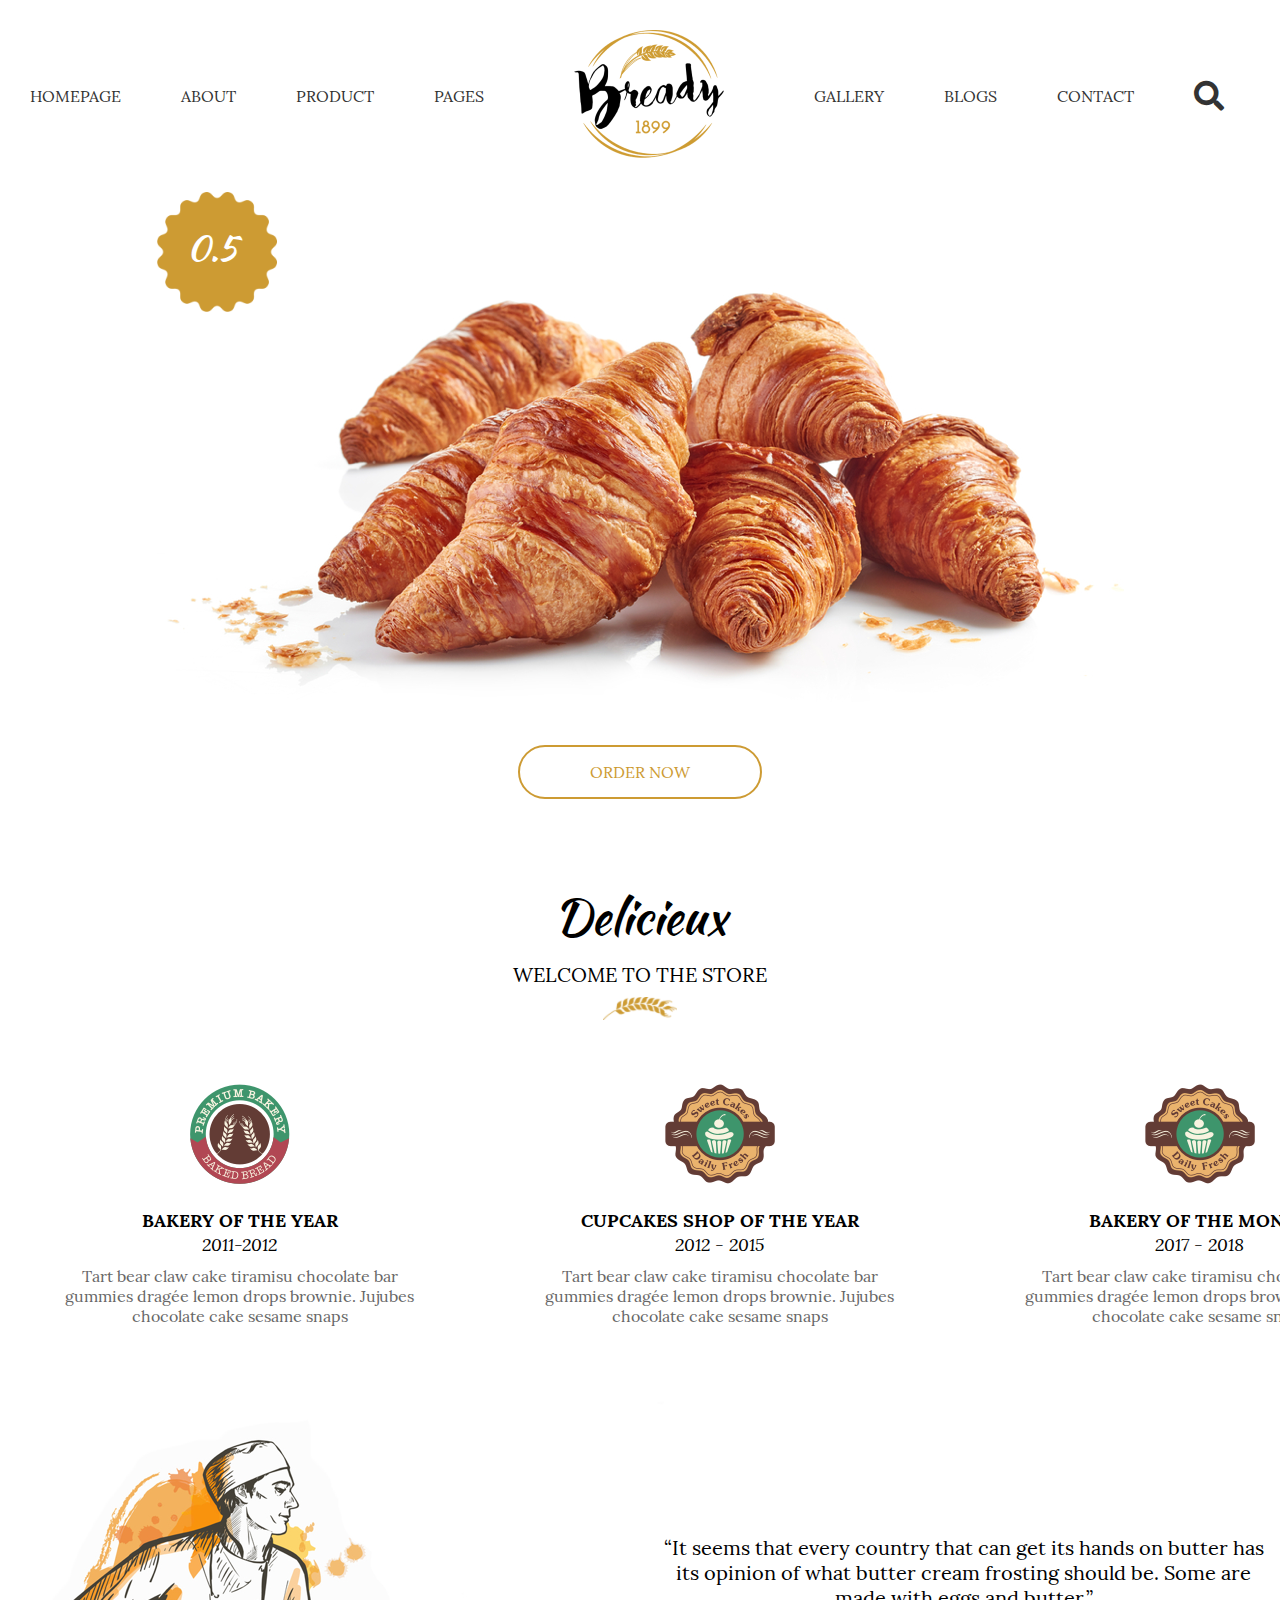
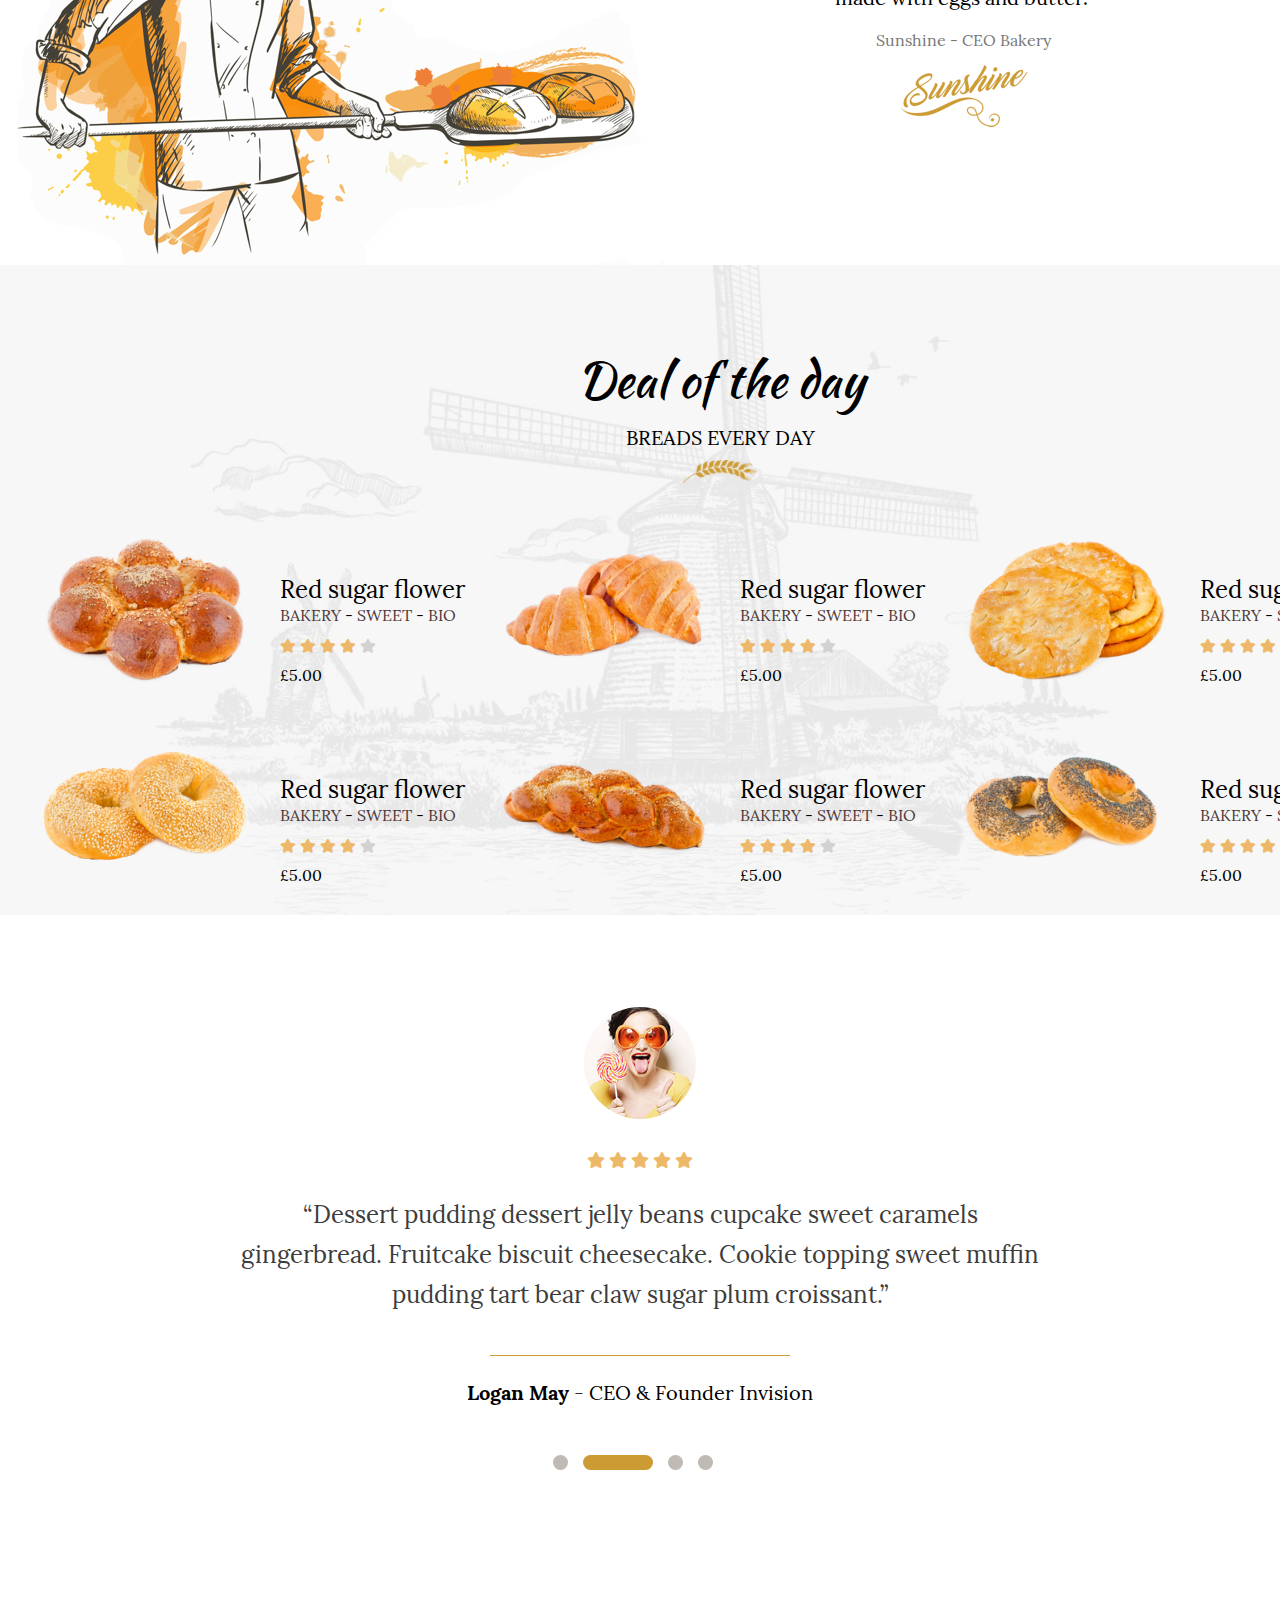
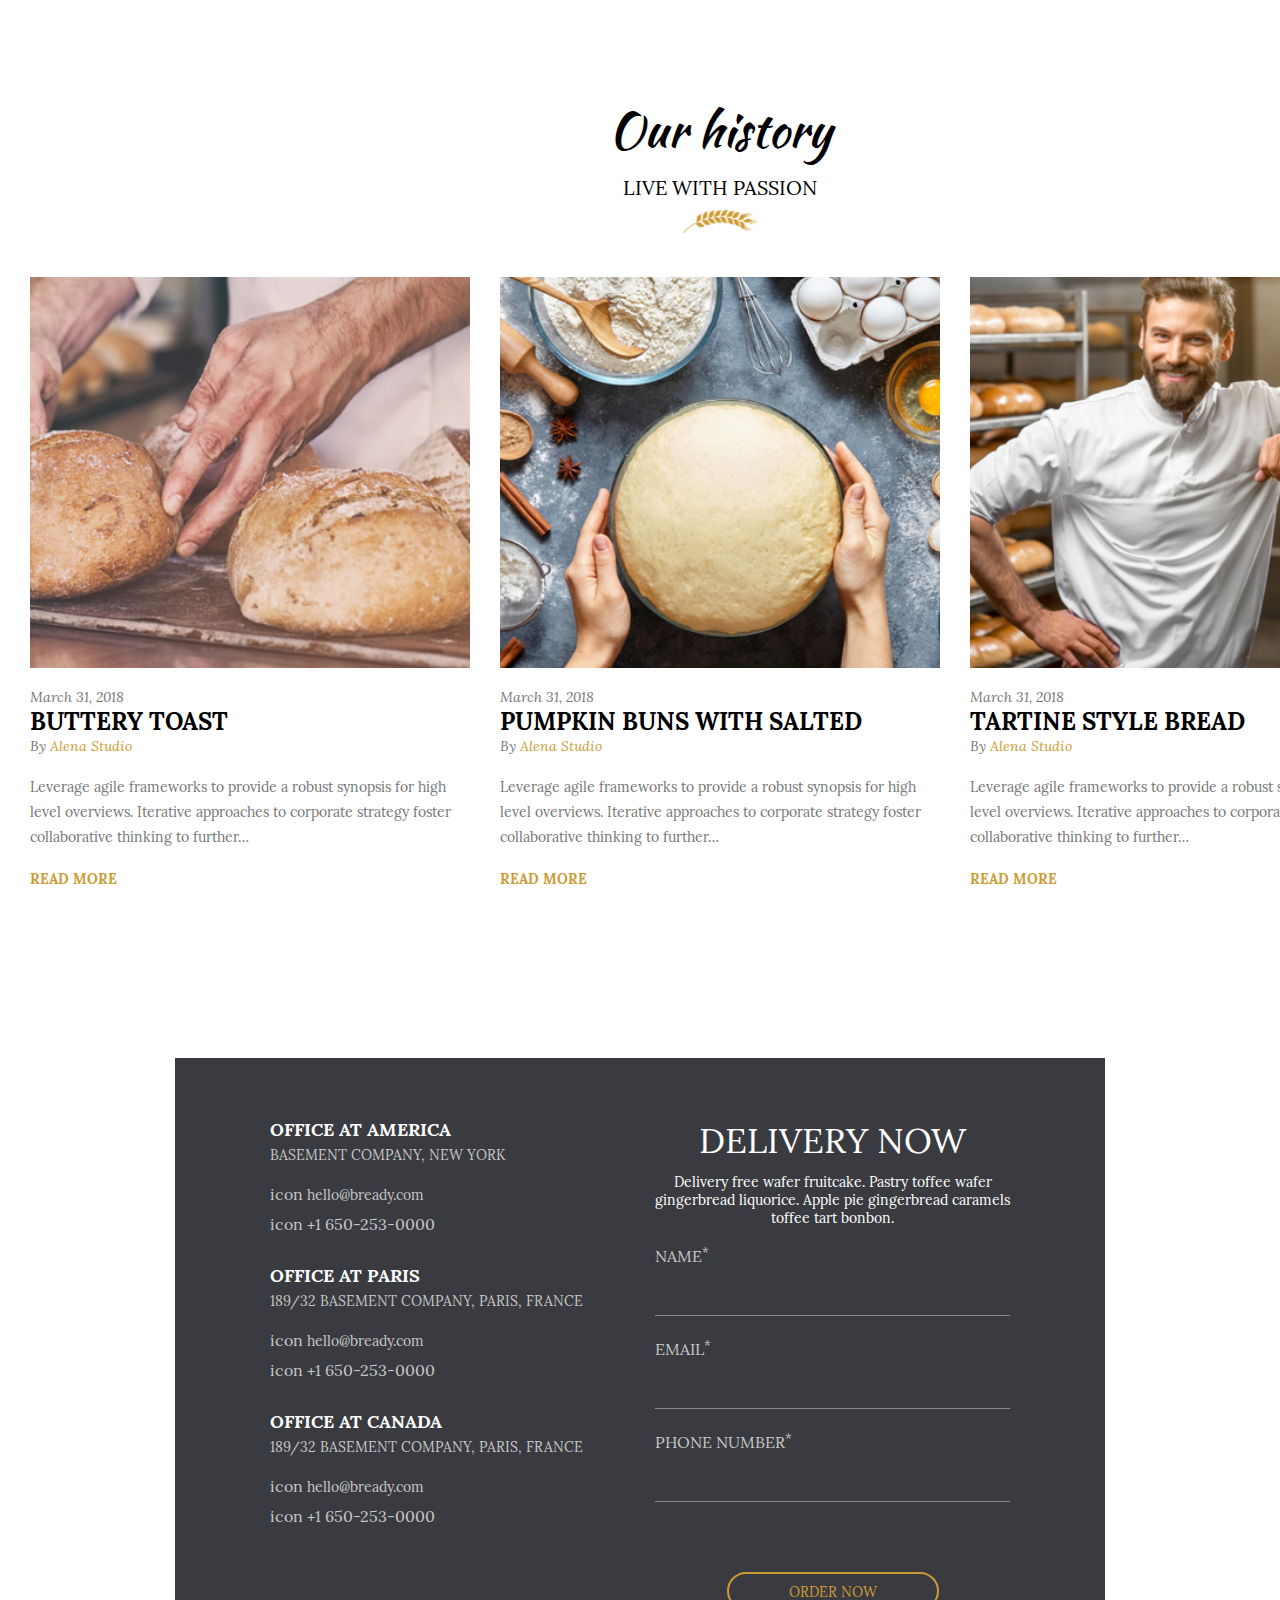
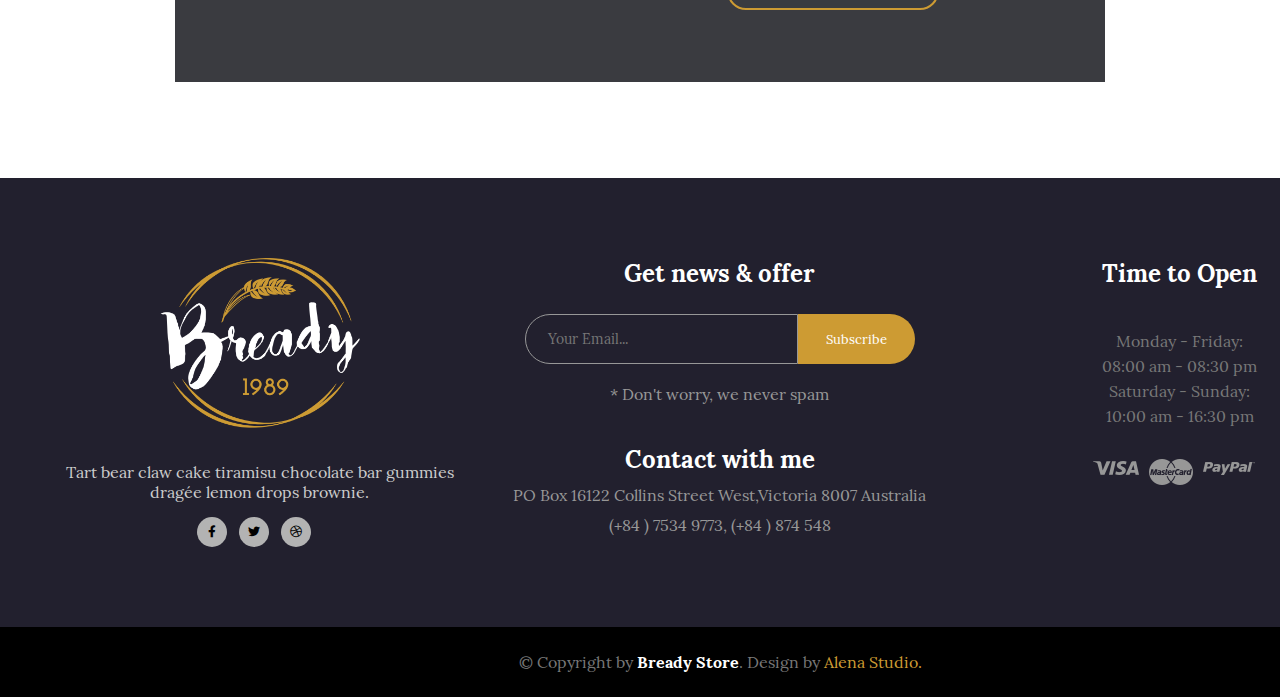
<file: index.html>
<!DOCTYPE html>
<html>
<head>
	<title>First Project</title>
	<link rel="stylesheet" type="text/css" href="css/style.css"/>
	<link rel="stylesheet" type="text/css" href="css/fonts.css"/>
	<link rel="stylesheet" type="text/css" href="css/all.min.css"/>
</head>
<body>

	<header class="container">
	<div class="main-a">
		<section class="main">
			<div class="head-1">
				<ul class="list-1">
					<li class="name a001">
						<a href="#" class="list-name">HOMEPAGE</a>
						<ul class="menu-hover">
							<li class="menu-down"><a href="#" class="menu-li">Home-1</a></li>
							<li class="menu-down"><a href="#" class="menu-li">Home-2</a></li>
							<li class="menu-down"><a href="#" class="menu-li">Home-3</a></li>
						</ul>
					</li>	
					<li class="name"><a href="#" class="list-name">ABOUT</a></li>
					<li class="name"><a href="#" class="list-name">PRODUCT</a></li>
					<li class="name"><a href="#" class="list-name">PAGES</a></li>
				</ul>
			</div>
			<div class="head-logo">
				<a href="#">
				<img src="images/logo-light.png" alt="logo" class="logo" />
				</a>
			</div>
			<div class="head-2">
				<ul class="list-2">
					<li class="name"><a href="#" class="list-name">GALLERY</a></li>	
					<li class="name"><a href="#" class="list-name">BLOGS</a></li>
					<li class="name"><a href="#" class="list-name">CONTACT</a></li>
					<li class="name"><a href="#" class="list-name1"><i class="fas fa-search"></i></a></li>
					<li class="name"><a href="#" class="list-name1"><i class="fas fa-shopping-basket number "></i></a></li>
				</ul>
			</div>
		</section>
		</div>
	</header>
	<div class="con-title">
		<div class="banner-content">
			<div class="banner">
				<span class="stick-img">
					<i>0.5</i>
					<img src="images/badge-brown.png" alt="image" class="sticker" />
				</span>
				<img src="images/slider-5.png" alt="image" class="img-1" />
			</div>
			<div class="order-icon">
				<a href="#" class="order">ORDER NOW</a>
			</div>
		</div>
	</div>
	<div class="main-2">
		<div class="content-1">
		<div class="title1">
			<h3 class="title">Delicieux</h3>
			<p class="p-1">WELCOME TO THE STORE</p>
			<img src="images/floral.png" class="img-2" />
		</div>
		<div class="main-row"></div>
		<div class="row">
			<div class="box-1">
				<div class="collm-1">
					<img src="images/award-1.png" class="img-3" />
					<h4>BAKERY OF THE YEAR 
						<span>2011-2012</span>
					</h4>
					<p>Tart bear claw cake tiramisu chocolate bar gummies dragée lemon drops brownie. Jujubes chocolate cake sesame snaps</p>
				</div>
			</div><div class="box-2">
				<div class="collm-2">
					<img src="images/award-2.png" class="img-4" />
					<h4>CUPCAKES SHOP OF THE YEAR
						<span>2012 - 2015</span>
					</h4>
					<p>Tart bear claw cake tiramisu chocolate bar gummies dragée lemon drops brownie. Jujubes chocolate cake sesame snaps</p>
				</div>
			</div>
			<div class="box-3">
				<div class="collm-3">
					<img src="images/award-2.png" class="img-5" />
					<h4>BAKERY OF THE MONTH
						<span>2017 - 2018</span>
					</h4>
					<p>Tart bear claw cake tiramisu chocolate bar gummies dragée lemon drops brownie. Jujubes chocolate cake sesame snaps</p>
				</div>
			</div>
		</div>
		</div>
		<div class="content-2">
		<img src="images/signature.png" class="imd-6" />
		<div class="text-content">
			<p class="p-text">“It seems that every country that can get its hands on butter has its opinion of what butter cream frosting should be. Some are made with eggs and butter.”</p>
			<p class="t-1">Sunshine - CEO Bakery</p>
			<img src="images/signature-2.png" class="img-7" />
		</div>
		</div>
	</div>

	<div class="bg">
		<div class="container-2">
			<div class="title2">
				<h3 class="title-2">Deal of the day</h3>
				<p class="p-2">BREADS EVERY DAY</p>
				<img src="images/floral.png" class="img-2" />
			</div>
			<div class="main-row">
				<div class="row-0">
					<div class="con-1">
						<div class="con-1-1">
							<div class="con-img">
								<img src="images/1.png" class="img00"/>
								<ul>
									<li class="icon-hover"><a href="#"></a></li>
									<li class="icon-hover"><a href="#"></a></li>
									<li class="icon-hover"><a href="#"></a></li>
								</ul>
							</div>
							<div class="con-text">
								<a href="#" class="t1">Red sugar flower</a>
								<p class="t-list">
									<a href="#" class="t-list-1">BAKERY</a> -
									<a href="#" class="t-list-1">SWEET</a> -
									<a href="#" class="t-list-1">BIO</a>
								</p>
								<div class="rate">
									<a href="#" class="star"><i class="fas fa-star"></i></a>
									<a href="#" class="star"><i class="fas fa-star"></i></a>
									<a href="#" class="star"><i class="fas fa-star"></i></a>
									<a href="#" class="star"><i class="fas fa-star"></i></a>
									<a href="#" class="star1"><i class="fas fa-star"></i></a>
								</div>
								<p class="t-t-list">£5.00</p>
							</div>
						</div>	
					</div>
					<div class="con-1">
						<div class="con-1-1">
							<div class="con-img">
								<img src="images/2.png" class="img00"/>
								<ul>
									<li class="icon-hover"><a href="#"></a></li>
									<li class="icon-hover"><a href="#"></a></li>
									<li class="icon-hover"><a href="#"></a></li>
								</ul>
							</div>
							<div class="con-text">
								<a href="#" class="t1">Red sugar flower</a>
								<p class="t-list">
									<a href="#" class="t-list-1">BAKERY</a> -
									<a href="#" class="t-list-1">SWEET</a> -
									<a href="#" class="t-list-1">BIO</a>
								</p>
								<div class="rate">
									<a href="#" class="star"><i class="fas fa-star"></i></a>
									<a href="#" class="star"><i class="fas fa-star"></i></a>
									<a href="#" class="star"><i class="fas fa-star"></i></a>
									<a href="#" class="star"><i class="fas fa-star"></i></a>
									<a href="#" class="star1"><i class="fas fa-star"></i></a>
								</div>
								<p class="t-t-list">£5.00</p>
							</div>
						</div>	
					</div>
					<div class="con-1">
						<div class="con-1-1">
							<div class="con-img">
								<img src="images/3.png" class="img00"/>
								<ul>
									<li class="icon-hover"><a href="#"></a></li>
									<li class="icon-hover"><a href="#"></a></li>
									<li class="icon-hover"><a href="#"></a></li>
								</ul>
							</div>
							<div class="con-text">
								<a href="#" class="t1">Red sugar flower</a>
								<p class="t-list">
									<a href="#" class="t-list-1">BAKERY</a> -
									<a href="#" class="t-list-1">SWEET</a> -
									<a href="#" class="t-list-1">BIO</a>
								</p>
								<div class="rate">
									<a href="#" class="star"><i class="fas fa-star"></i></a>
									<a href="#" class="star"><i class="fas fa-star"></i></a>
									<a href="#" class="star"><i class="fas fa-star"></i></a>
									<a href="#" class="star"><i class="fas fa-star"></i></a>
									<a href="#" class="star1"><i class="fas fa-star"></i></a>
								</div>
								<p class="t-t-list">£5.00</p>
							</div>
						</div>	
					</div>
					<div class="con-1">
						<div class="con-1-1">
							<div class="con-img">
								<img src="images/4.png" class="img00"/>
								<ul>
									<li class="icon-hover"><a href="#"></a></li>
									<li class="icon-hover"><a href="#"></a></li>
									<li class="icon-hover"><a href="#"></a></li>
								</ul>
							</div>
							<div class="con-text">
								<a href="#" class="t1">Red sugar flower</a>
								<p class="t-list">
									<a href="#" class="t-list-1">BAKERY</a> -
									<a href="#" class="t-list-1">SWEET</a> -
									<a href="#" class="t-list-1">BIO</a>
								</p>
								<div class="rate">
									<a href="#" class="star"><i class="fas fa-star"></i></a>
									<a href="#" class="star"><i class="fas fa-star"></i></a>
									<a href="#" class="star"><i class="fas fa-star"></i></a>
									<a href="#" class="star"><i class="fas fa-star"></i></a>
									<a href="#" class="star1"><i class="fas fa-star"></i></a>
								</div>
								<p class="t-t-list">£5.00</p>
							</div>
						</div>	
					</div>
					<div class="con-1">
						<div class="con-1-1">
							<div class="con-img">
								<img src="images/5.png" class="img00"/>
								<ul>
									<li class="icon-hover"><a href="#"></a></li>
									<li class="icon-hover"><a href="#"></a></li>
									<li class="icon-hover"><a href="#"></a></li>
								</ul>
							</div>
							<div class="con-text">
								<a href="#" class="t1">Red sugar flower</a>
								<p class="t-list">
									<a href="#" class="t-list-1">BAKERY</a> -
									<a href="#" class="t-list-1">SWEET</a> -
									<a href="#" class="t-list-1">BIO</a>
								</p>
								<div class="rate">
									<a href="#" class="star"><i class="fas fa-star"></i></a>
									<a href="#" class="star"><i class="fas fa-star"></i></a>
									<a href="#" class="star"><i class="fas fa-star"></i></a>
									<a href="#" class="star"><i class="fas fa-star"></i></a>
									<a href="#" class="star1"><i class="fas fa-star"></i></a>
								</div>
								<p class="t-t-list">£5.00</p>
							</div>
						</div>	
					</div>
					<div class="con-1">
						<div class="con-1-1">
							<div class="con-img">
								<img src="images/6.png" class="img00"/>
								<ul>
									<li class="icon-hover"><a href="#"></a></li>
									<li class="icon-hover"><a href="#"></a></li>
									<li class="icon-hover"><a href="#"></a></li>
								</ul>
							</div>
							<div class="con-text">
								<a href="#" class="t1">Red sugar flower</a>
								<p class="t-list">
									<a href="#" class="t-list-1">BAKERY</a> -
									<a href="#" class="t-list-1">SWEET</a> -
									<a href="#" class="t-list-1">BIO</a>
								</p>
								<div class="rate">
									<a href="#" class="star"><i class="fas fa-star"></i></a>
									<a href="#" class="star"><i class="fas fa-star"></i></a>
									<a href="#" class="star"><i class="fas fa-star"></i></a>
									<a href="#" class="star"><i class="fas fa-star"></i></a>
									<a href="#" class="star1"><i class="fas fa-star"></i></a>
								</div>
								<p class="t-t-list">£5.00</p>
							</div>
						</div>	
					</div>
				</div>	
			</div>		
		</div>			
	</div>
	<div class="user">
	<div class="user-main">
		<div class="user-name">
			<div class="user-text">
				<div class="user-img">
					<img src="images/1.jpg" class="user-image"/>
				</div>
				<div class="rate1">
					<a href="#" class="star0"><i class="fas fa-star"></i></a>
					<a href="#" class="star0"><i class="fas fa-star"></i></a>
					<a href="#" class="star0"><i class="fas fa-star"></i></a>
					<a href="#" class="star0"><i class="fas fa-star"></i></a>
					<a href="#" class="star2"><i class="fas fa-star"></i></a>
				</div>
				<div class="user-ab">
					<p class="user-p">“Dessert pudding dessert jelly beans cupcake sweet caramels gingerbread. Fruitcake biscuit cheesecake. Cookie topping sweet muffin pudding tart bear claw sugar plum croissant.”</p>
				</div>
				<div class="text-last">
					<div class="line"></div>
					<div class="text-padding">
						<p><strong>Logan May</strong> - CEO & Founder Invision</p>
					</div>
					<div class="select">
						<div class="dot"></div>
						<div class="dot2"></div>
						<div class="dot"></div>
						<div class="dot"></div>
					</div>
				</div>
			</div>
		</div>
	</div>	
	</div>	
	<div class="blog">
		<div class="container-3">
			<div class="text-heading">	
				<h3 class="title-3">Our history</h3>
				<p class="p-3">LIVE WITH PASSION</p>
				<img src="images/floral.png" class="img-2" />
			</div>
			<div class="img-con">
				<div class="con-row">
					<div class="con-row-1">
						<div class="post-1">
							<div class="image-1"> 
								<img src="images/home-1.jpg" height="391px" />
							</div>
							<div class="text-con">
								<span>March 31, 2018</span>
								<a href="#" class="a1">BUTTERY TOAST</a>
								<span>By
									<a href="#" class="aa1">Alena Studio</a>								
								</span>
								<p class="text-a-1">Leverage agile frameworks to provide a robust synopsis for high level overviews. Iterative approaches to corporate strategy foster collaborative thinking to further…</p>
								<a href="#" class="link">READ MORE</a>
							</div>							
						</div>
						<div class="post-1">
							<div class="image-1">
								<img src="images/home-2.jpg" height="391px" />
							</div>
							<div class="text-con">
								<span>March 31, 2018</span>
								<a href="#" class="a1">PUMPKIN BUNS WITH SALTED</a>
								<span>By
									<a href="#" class="aa1">Alena Studio</a>								
								</span>
								<p class="text-a-1">Leverage agile frameworks to provide a robust synopsis for high level overviews. Iterative approaches to corporate strategy foster collaborative thinking to further…</p>
								<a href="#" class="link">READ MORE</a>
							</div>							
						</div>
						<div class="post-1">
							<div class="image-1">
								<img src="images/home-3.jpg" height="391px" />
							</div>
							<div class="text-con">
								<span>March 31, 2018</span>
								<a href="#" class="a1">TARTINE STYLE BREAD</a>
								<span>By
									<a href="#" class="aa1">Alena Studio</a>								
								</span>
								<p class="text-a-1">Leverage agile frameworks to provide a robust synopsis for high level overviews. Iterative approaches to corporate strategy foster collaborative thinking to further…</p>
								<a href="#" class="link">READ MORE</a>
							</div>							
						</div>
					</div>
				</div>
			</div>
		</div>
	</div>
	<div class="last">
		<div class="bgcolor">
			<div class="block">
				<div class="left-con">
					<div class="block-1">
						<h4>OFFICE AT AMERICA</h4>
						<h5>BASEMENT COMPANY, NEW YORK</h5>
						<p>
							icon
							<a href="#">hello@bready.com</a>
						</p>
						<p>
							icon
							+1 650-253-0000
						</p>
					</div>
					<div class="block-2">
						<h4>OFFICE AT PARIS</h4>
						<h5>189/32 BASEMENT COMPANY, PARIS, FRANCE</h5>
						<p>
							icon
							<a href="#">hello@bready.com</a>
						</p>
						<p>
							icon
							+1 650-253-0000
						</p>
					</div>
					<div class="block-3">
						<h4>OFFICE AT CANADA</h4>
						<h5>189/32 BASEMENT COMPANY, PARIS, FRANCE</h5>
						<p>
							icon
							<a href="#">hello@bready.com</a>
						</p>
						<p>
							icon
							+1 650-253-0000
						</p>
					</div>
				</div>
				<div class="right-con">
				<div class="right-con-text">
					<h3 class="right">DELIVERY NOW</h3>
					<p class="right-p">Delivery free wafer fruitcake. Pastry toffee wafer gingerbread liquorice. Apple pie gingerbread caramels toffee tart bonbon.</p>
					</div>
					<form>
						<div class="line-1">
							<label>NAME<sup>*</sup></label>
							<input type="text" class="box-a1">
						</div>
						<div class="line-2">
							<label>EMAIL<sup>*</sup></label>
							<input type="email" class="box-a1" >
						</div>
						<div class="line-3">
							<label>PHONE NUMBER<sup>*</sup></label>
							<input type="tel" class="box-a1" pattern="[0-9]{10}">
						</div>
						<div class="order-icon">
						<input type="submit" value="ORDER NOW" class="order-a">
							<!-- <a href="#" ">ORDER NOW</a> -->
						</div>
					</form>
				</div>			
			</div>
		</div>
	</div>
	<div class="footer">
		<div class="footer-con">
			<div class="foot-1">
				<div class="row-footer">
					<div class="footer-1">
						<div class="text-info">
							<a href="#">
								<img src="images/logo-dark.png" class="f1" />
							</a>
							<p>Tart bear claw cake tiramisu chocolate bar gummies dragée lemon drops brownie.</p>
							<ul class="social-link">
								<li><a href="#" class="social"><i class="fab fa-facebook-f"></i></a></li>
								<li><a href="#" class="social"><i class="fab fa-twitter"></i></a></li>
								<li><a href="#" class="social"><i class="fab fa-dribbble"></i></a></li>
							</ul>
						</div>
					</div>
					<div class="footer-2">
						<div class="info">
							<h4 class="foot-text">Get news & offer</h4>
							<form class="form">
								<input type="email" placeholder="Your Email..." required="" class="form-group"/>
								<button ><a href="#">Subscribe</a></button>
							</form>						
							<p>* Don't worry, we never spam</p>
						</div>
						<div class="info-2">
							<h4 class="foot-text-1">Contact with me</h4>
							<p>PO Box 16122 Collins Street West,Victoria 8007 Australia</p>
							<P>(+84 ) 7534 9773, (+84 ) 874 548</P>
						</div>
					</div>
					<div class="footer-3">
						<div class="info-1">
							<h4 class="foot-text-2">Time to Open</h4>
							<p>Monday - Friday:</br>
								08:00 am - 08:30 pm</br>
								Saturday - Sunday:</br>
								10:00 am - 16:30 pm
							</p>
						</div>
						<div class="open">
							<ul class="open-link">
								<li><a href="#"><img src="images/visa.png" /></a></li>
								<li><a href="#"><img src="images/master-card.png" /></a></li>
								<li><a href="#"><img src="images/paypal.png" /></a></li>
							</ul>
						</div>
					</div>
				</div>
			</div>
		</div>
		<div class="footer-con-2">
			<div class="row-footer-2">
				<p>© Copyright by <b>Bready Store</b>. Design by<a href="#"> Alena Studio.</a></p>
			</div>
		</div>
	</div>
	

</body>
</html>
</file>
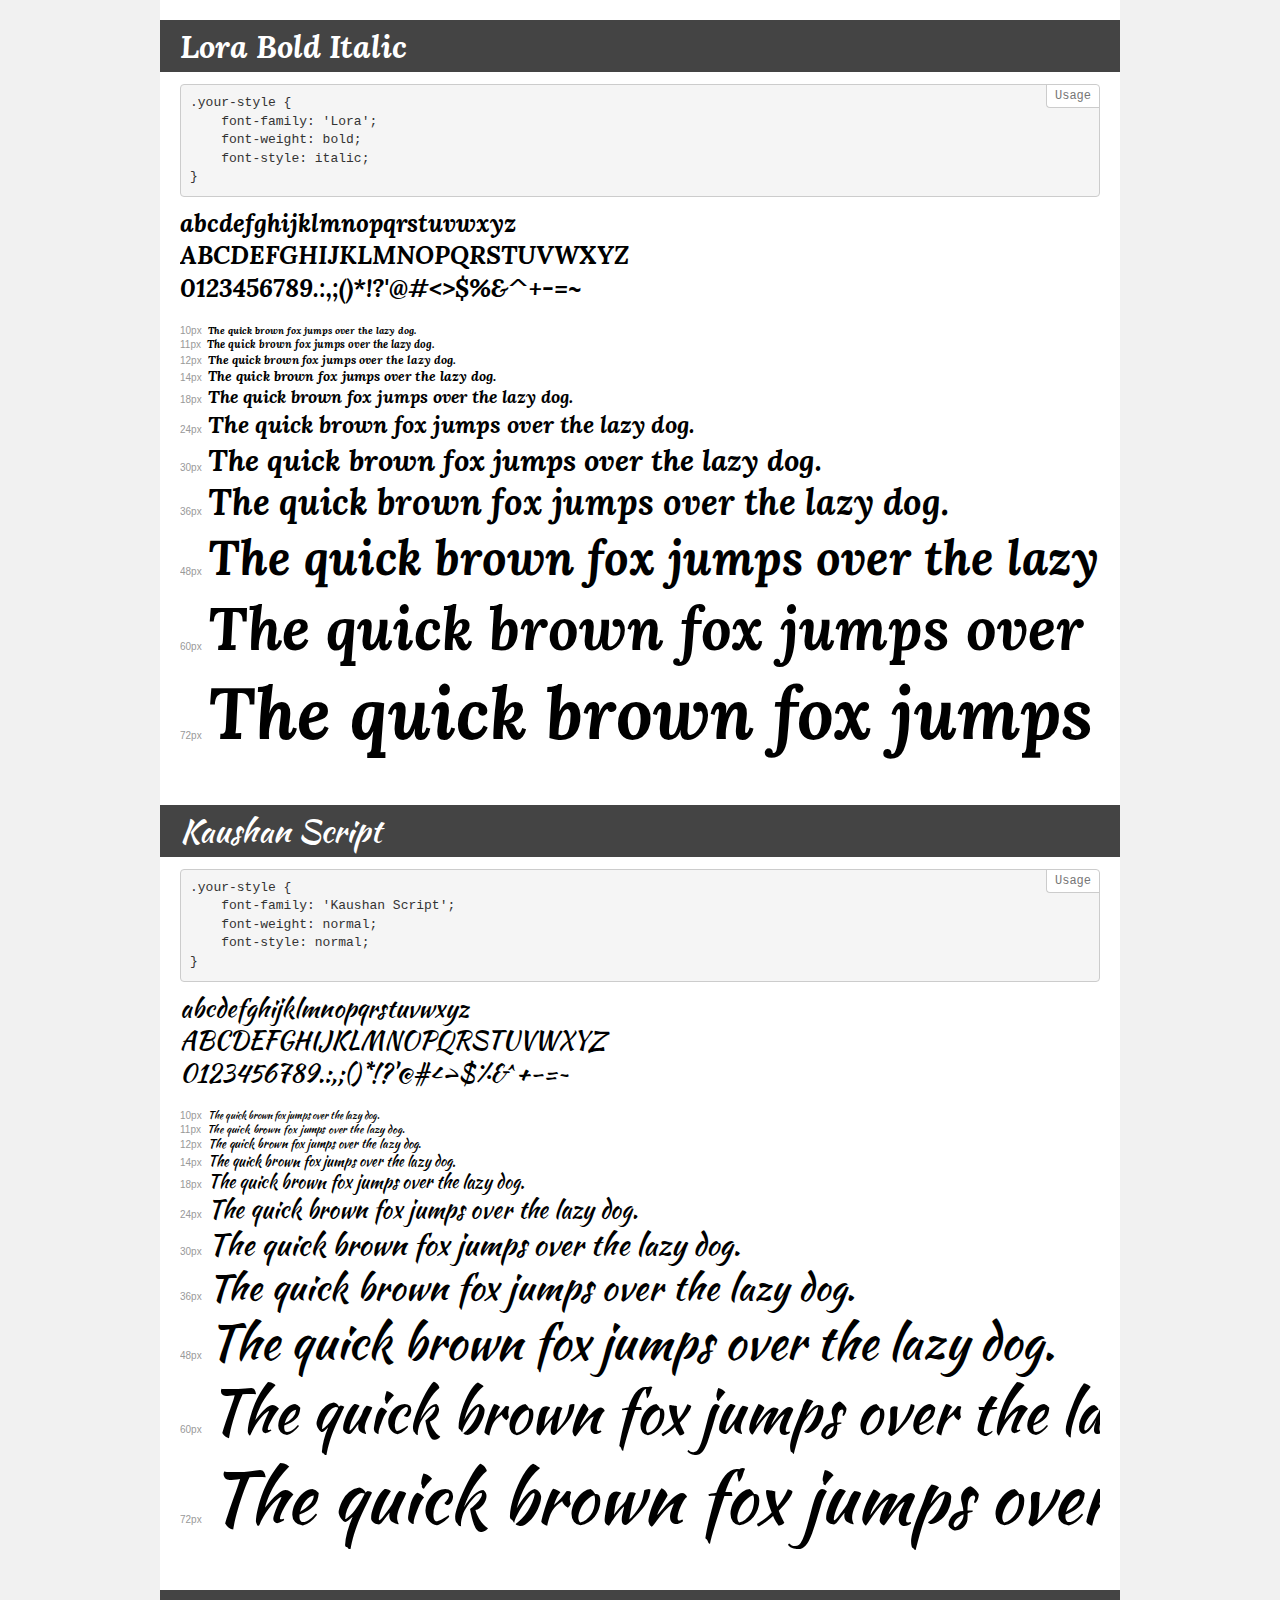
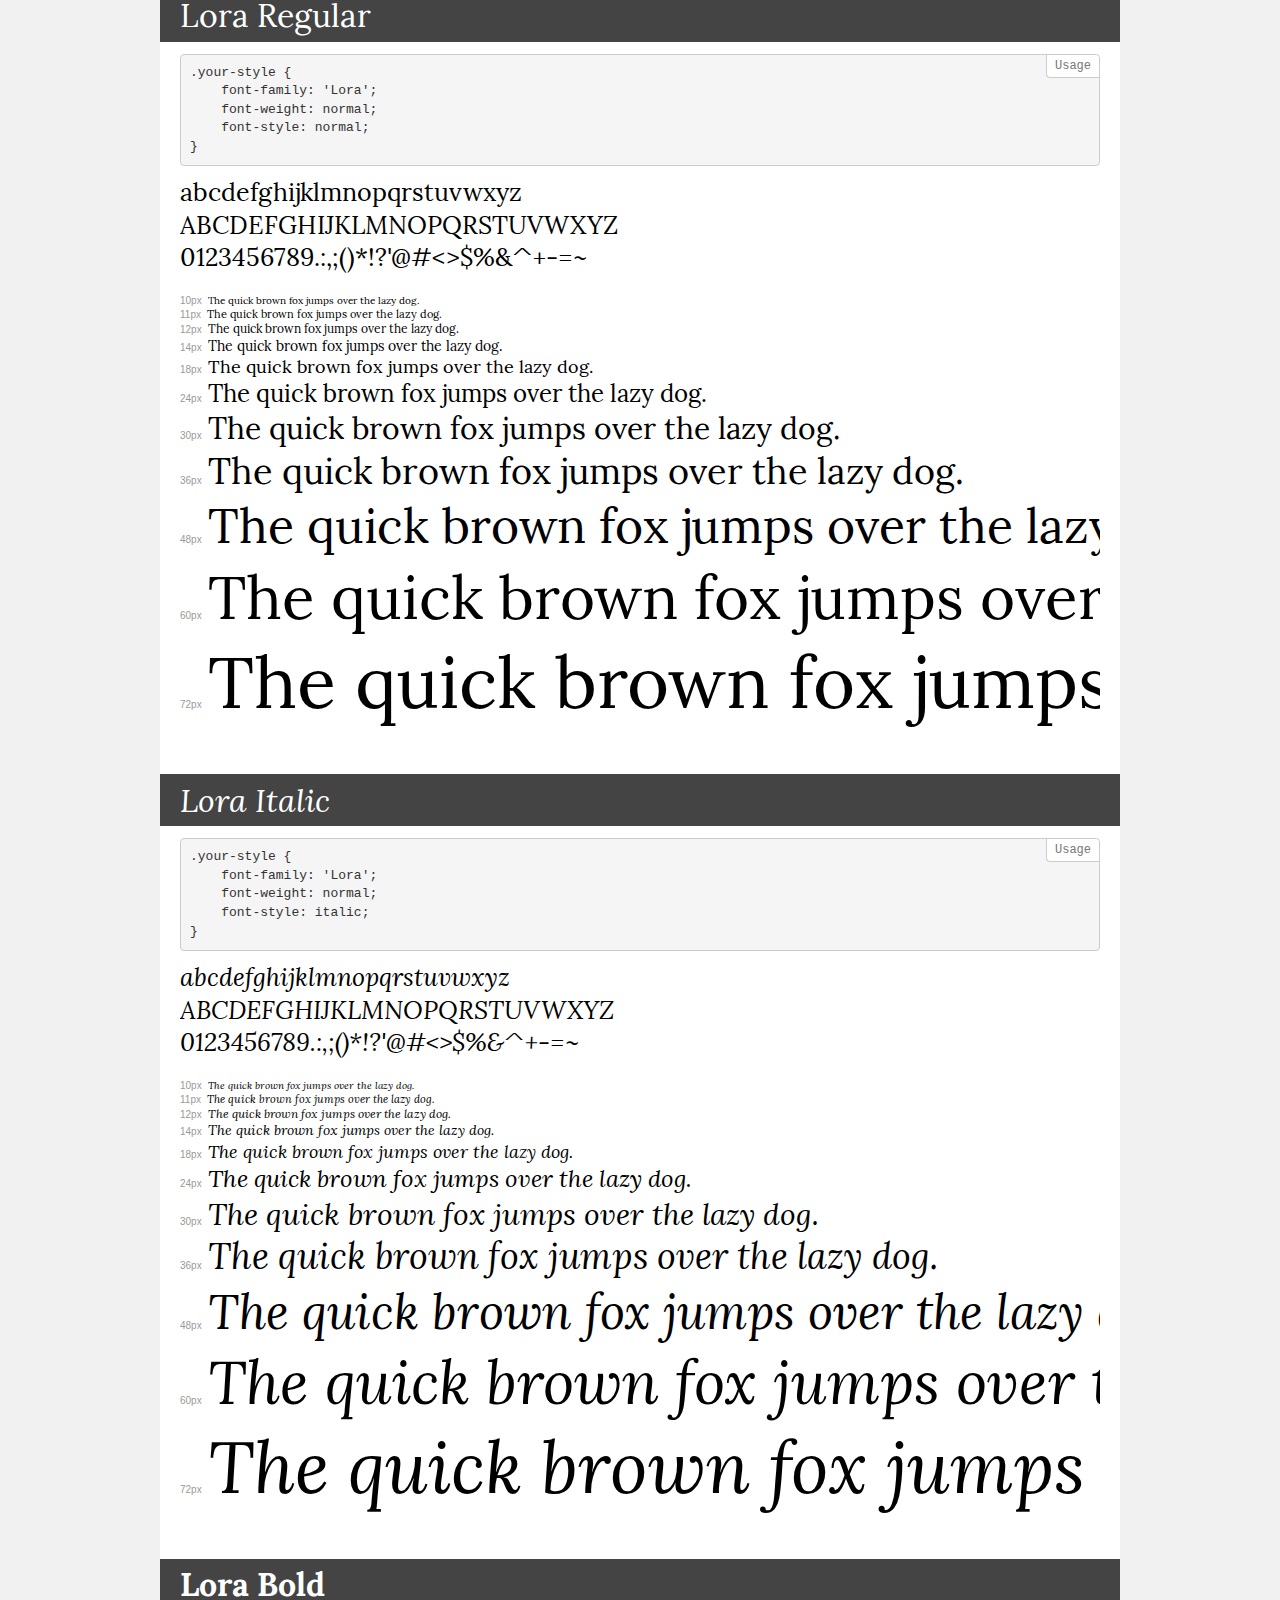
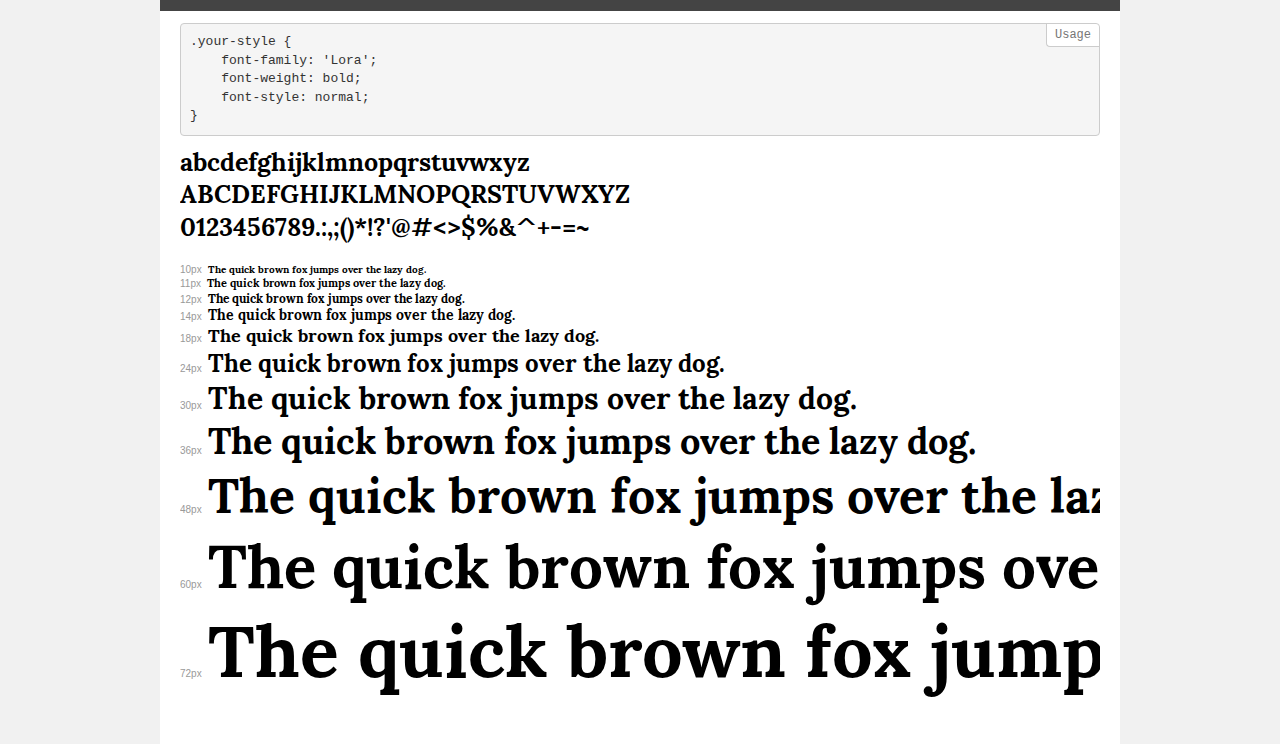
<file: extra/transfonter.org-20200206-063118/demo.html>
<!DOCTYPE html>
<html>
<head>
    <meta charset="utf-8">
    <meta http-equiv="X-UA-Compatible" content="IE=edge">
    <meta name="viewport" content="width=device-width, initial-scale=1">
    <meta name="robots" content="noindex, noarchive">
    <meta name="format-detection" content="telephone=no">
    <title>Transfonter demo</title>
    <link href="stylesheet.css" rel="stylesheet">
    <style>
        /*
        http://meyerweb.com/eric/tools/css/reset/
        v2.0 | 20110126
        License: none (public domain)
        */
        html, body, div, span, applet, object, iframe,
        h1, h2, h3, h4, h5, h6, p, blockquote, pre,
        a, abbr, acronym, address, big, cite, code,
        del, dfn, em, img, ins, kbd, q, s, samp,
        small, strike, strong, sub, sup, tt, var,
        b, u, i, center,
        dl, dt, dd, ol, ul, li,
        fieldset, form, label, legend,
        table, caption, tbody, tfoot, thead, tr, th, td,
        article, aside, canvas, details, embed,
        figure, figcaption, footer, header, hgroup,
        menu, nav, output, ruby, section, summary,
        time, mark, audio, video {
            margin: 0;
            padding: 0;
            border: 0;
            font-size: 100%;
            font: inherit;
            vertical-align: baseline;
        }
        /* HTML5 display-role reset for older browsers */
        article, aside, details, figcaption, figure,
        footer, header, hgroup, menu, nav, section {
            display: block;
        }
        body {
            line-height: 1;
        }
        ol, ul {
            list-style: none;
        }
        blockquote, q {
            quotes: none;
        }
        blockquote:before, blockquote:after,
        q:before, q:after {
            content: '';
            content: none;
        }
        table {
            border-collapse: collapse;
            border-spacing: 0;
        }
        /* common styles */
        body {
            background: #f1f1f1;
            color: #000;
        }
        .page {
            background: #fff;
            width: 920px;
            margin: 0 auto;
            padding: 20px 20px 0 20px;
            overflow: hidden;
        }
        .font-container {
            overflow-x: auto;
            overflow-y: hidden;
            margin-bottom: 40px;
            line-height: 1.3;
            white-space: nowrap;
            padding-bottom: 5px;
        }
        h1 {
            position: relative;
            background: #444;
            font-size: 32px;
            color: #fff;
            padding: 10px 20px;
            margin: 0 -20px 12px -20px;
        }
        .letters {
            font-size: 25px;
            margin-bottom: 20px;
        }
        .s10:before {
            content: '10px';
        }
        .s11:before {
            content: '11px';
        }
        .s12:before {
            content: '12px';
        }
        .s14:before {
            content: '14px';
        }
        .s18:before {
            content: '18px';
        }
        .s24:before {
            content: '24px';
        }
        .s30:before {
            content: '30px';
        }
        .s36:before {
            content: '36px';
        }
        .s48:before {
            content: '48px';
        }
        .s60:before {
            content: '60px';
        }
        .s72:before {
            content: '72px';
        }
        .s10:before, .s11:before, .s12:before, .s14:before,
        .s18:before, .s24:before, .s30:before, .s36:before,
        .s48:before, .s60:before, .s72:before {
            font-family: Arial, sans-serif;
            font-size: 10px;
            font-weight: normal;
            font-style: normal;
            color: #999;
            padding-right: 6px;
        }
        pre {
            display: block;
            position: relative;
            padding: 9px;
            margin: 0 0 10px;
            font-family: Monaco, Menlo, Consolas, "Courier New", monospace !important;
            font-size: 13px;
            line-height: 1.428571429;
            color: #333;
            font-weight: normal !important;
            font-style: normal !important;
            background-color: #f5f5f5;
            border: 1px solid #ccc;
            overflow-x: auto;
            border-radius: 4px;
        }
        pre:after {
            display: block;
            position: absolute;
            right: 0;
            top: 0;
            content: 'Usage';
            line-height: 1;
            padding: 5px 8px;
            font-size: 12px;
            color: #767676;
            background-color: #fff;
            border: 1px solid #ccc;
            border-right: none;
            border-top: none;
            border-radius: 0 4px 0 4px;
            z-index: 10;
        }
        /* responsive */
        @media (max-width: 959px) {
            .page {
                width: auto;
                margin: 0;
            }
        }
    </style>
</head>
<body>
<div class="page">
    <div class="demo" style="font-family: 'Lora'; font-weight: bold; font-style: italic;">
        <h1>Lora Bold Italic</h1>
        <pre>.your-style {
    font-family: 'Lora';
    font-weight: bold;
    font-style: italic;
}</pre>
        <div class="font-container">
            <p class="letters">
                abcdefghijklmnopqrstuvwxyz<br>
ABCDEFGHIJKLMNOPQRSTUVWXYZ<br>
                0123456789.:,;()*!?'@#<>$%&^+-=~
            </p>
            <p class="s10" style="font-size: 10px;">The quick brown fox jumps over the lazy dog.</p>
            <p class="s11" style="font-size: 11px;">The quick brown fox jumps over the lazy dog.</p>
            <p class="s12" style="font-size: 12px;">The quick brown fox jumps over the lazy dog.</p>
            <p class="s14" style="font-size: 14px;">The quick brown fox jumps over the lazy dog.</p>
            <p class="s18" style="font-size: 18px;">The quick brown fox jumps over the lazy dog.</p>
            <p class="s24" style="font-size: 24px;">The quick brown fox jumps over the lazy dog.</p>
            <p class="s30" style="font-size: 30px;">The quick brown fox jumps over the lazy dog.</p>
            <p class="s36" style="font-size: 36px;">The quick brown fox jumps over the lazy dog.</p>
            <p class="s48" style="font-size: 48px;">The quick brown fox jumps over the lazy dog.</p>
            <p class="s60" style="font-size: 60px;">The quick brown fox jumps over the lazy dog.</p>
            <p class="s72" style="font-size: 72px;">The quick brown fox jumps over the lazy dog.</p>
        </div>
    </div>
    <div class="demo" style="font-family: 'Kaushan Script'; font-weight: normal; font-style: normal;">
        <h1>Kaushan Script</h1>
        <pre>.your-style {
    font-family: 'Kaushan Script';
    font-weight: normal;
    font-style: normal;
}</pre>
        <div class="font-container">
            <p class="letters">
                abcdefghijklmnopqrstuvwxyz<br>
ABCDEFGHIJKLMNOPQRSTUVWXYZ<br>
                0123456789.:,;()*!?'@#<>$%&^+-=~
            </p>
            <p class="s10" style="font-size: 10px;">The quick brown fox jumps over the lazy dog.</p>
            <p class="s11" style="font-size: 11px;">The quick brown fox jumps over the lazy dog.</p>
            <p class="s12" style="font-size: 12px;">The quick brown fox jumps over the lazy dog.</p>
            <p class="s14" style="font-size: 14px;">The quick brown fox jumps over the lazy dog.</p>
            <p class="s18" style="font-size: 18px;">The quick brown fox jumps over the lazy dog.</p>
            <p class="s24" style="font-size: 24px;">The quick brown fox jumps over the lazy dog.</p>
            <p class="s30" style="font-size: 30px;">The quick brown fox jumps over the lazy dog.</p>
            <p class="s36" style="font-size: 36px;">The quick brown fox jumps over the lazy dog.</p>
            <p class="s48" style="font-size: 48px;">The quick brown fox jumps over the lazy dog.</p>
            <p class="s60" style="font-size: 60px;">The quick brown fox jumps over the lazy dog.</p>
            <p class="s72" style="font-size: 72px;">The quick brown fox jumps over the lazy dog.</p>
        </div>
    </div>
    <div class="demo" style="font-family: 'Lora'; font-weight: normal; font-style: normal;">
        <h1>Lora Regular</h1>
        <pre>.your-style {
    font-family: 'Lora';
    font-weight: normal;
    font-style: normal;
}</pre>
        <div class="font-container">
            <p class="letters">
                abcdefghijklmnopqrstuvwxyz<br>
ABCDEFGHIJKLMNOPQRSTUVWXYZ<br>
                0123456789.:,;()*!?'@#<>$%&^+-=~
            </p>
            <p class="s10" style="font-size: 10px;">The quick brown fox jumps over the lazy dog.</p>
            <p class="s11" style="font-size: 11px;">The quick brown fox jumps over the lazy dog.</p>
            <p class="s12" style="font-size: 12px;">The quick brown fox jumps over the lazy dog.</p>
            <p class="s14" style="font-size: 14px;">The quick brown fox jumps over the lazy dog.</p>
            <p class="s18" style="font-size: 18px;">The quick brown fox jumps over the lazy dog.</p>
            <p class="s24" style="font-size: 24px;">The quick brown fox jumps over the lazy dog.</p>
            <p class="s30" style="font-size: 30px;">The quick brown fox jumps over the lazy dog.</p>
            <p class="s36" style="font-size: 36px;">The quick brown fox jumps over the lazy dog.</p>
            <p class="s48" style="font-size: 48px;">The quick brown fox jumps over the lazy dog.</p>
            <p class="s60" style="font-size: 60px;">The quick brown fox jumps over the lazy dog.</p>
            <p class="s72" style="font-size: 72px;">The quick brown fox jumps over the lazy dog.</p>
        </div>
    </div>
    <div class="demo" style="font-family: 'Lora'; font-weight: normal; font-style: italic;">
        <h1>Lora Italic</h1>
        <pre>.your-style {
    font-family: 'Lora';
    font-weight: normal;
    font-style: italic;
}</pre>
        <div class="font-container">
            <p class="letters">
                abcdefghijklmnopqrstuvwxyz<br>
ABCDEFGHIJKLMNOPQRSTUVWXYZ<br>
                0123456789.:,;()*!?'@#<>$%&^+-=~
            </p>
            <p class="s10" style="font-size: 10px;">The quick brown fox jumps over the lazy dog.</p>
            <p class="s11" style="font-size: 11px;">The quick brown fox jumps over the lazy dog.</p>
            <p class="s12" style="font-size: 12px;">The quick brown fox jumps over the lazy dog.</p>
            <p class="s14" style="font-size: 14px;">The quick brown fox jumps over the lazy dog.</p>
            <p class="s18" style="font-size: 18px;">The quick brown fox jumps over the lazy dog.</p>
            <p class="s24" style="font-size: 24px;">The quick brown fox jumps over the lazy dog.</p>
            <p class="s30" style="font-size: 30px;">The quick brown fox jumps over the lazy dog.</p>
            <p class="s36" style="font-size: 36px;">The quick brown fox jumps over the lazy dog.</p>
            <p class="s48" style="font-size: 48px;">The quick brown fox jumps over the lazy dog.</p>
            <p class="s60" style="font-size: 60px;">The quick brown fox jumps over the lazy dog.</p>
            <p class="s72" style="font-size: 72px;">The quick brown fox jumps over the lazy dog.</p>
        </div>
    </div>
    <div class="demo" style="font-family: 'Lora'; font-weight: bold; font-style: normal;">
        <h1>Lora Bold</h1>
        <pre>.your-style {
    font-family: 'Lora';
    font-weight: bold;
    font-style: normal;
}</pre>
        <div class="font-container">
            <p class="letters">
                abcdefghijklmnopqrstuvwxyz<br>
ABCDEFGHIJKLMNOPQRSTUVWXYZ<br>
                0123456789.:,;()*!?'@#<>$%&^+-=~
            </p>
            <p class="s10" style="font-size: 10px;">The quick brown fox jumps over the lazy dog.</p>
            <p class="s11" style="font-size: 11px;">The quick brown fox jumps over the lazy dog.</p>
            <p class="s12" style="font-size: 12px;">The quick brown fox jumps over the lazy dog.</p>
            <p class="s14" style="font-size: 14px;">The quick brown fox jumps over the lazy dog.</p>
            <p class="s18" style="font-size: 18px;">The quick brown fox jumps over the lazy dog.</p>
            <p class="s24" style="font-size: 24px;">The quick brown fox jumps over the lazy dog.</p>
            <p class="s30" style="font-size: 30px;">The quick brown fox jumps over the lazy dog.</p>
            <p class="s36" style="font-size: 36px;">The quick brown fox jumps over the lazy dog.</p>
            <p class="s48" style="font-size: 48px;">The quick brown fox jumps over the lazy dog.</p>
            <p class="s60" style="font-size: 60px;">The quick brown fox jumps over the lazy dog.</p>
            <p class="s72" style="font-size: 72px;">The quick brown fox jumps over the lazy dog.</p>
        </div>
    </div>
</div>
</body>
</html>
</file>
<file: css/style.css>
/* =========font famliy===========	 */
	/* font-family: 'Lora'; */
	/* font-family: 'Kaushan Script'; */
/* =========================== */
*{
	box-sizing: border-box;
	font-family: 'Lora';
	outline: none;
}
body{
	margin: 0px;
}
h1,h2,h3,h4,h5,h6,p{
	margin: 0px;
	padding: 0px;
}
a{
	text-decoration: none;
}
ul{
	margin: 0px;
	padding: 0px;
	list-style: none;
}
.container{
	width: 1300px;
	margin: 0px auto;
	padding: 0px;
}
.container-fluid{
	width: 100%;
	margin: 0px;
	padding: 0px;
}

/* ================================ */

.main{
	display: flex;
	padding: 30px 0px;
	align-items: center;
}
.list-1{
	display: flex;

}
.list-2{
	display: flex;
	align-items: center;
}
.list-name{
	padding: 10px 0px;
	color: #333333;
	position: relative;
}
.list-name1{
	padding: 10px 0px;
	color: #333333;
	font-size: 30px;
}
.menu-down{
	background-color:#cd9b33;
	width: 250px;
	padding: 10px;
}
.menu-down:hover{
	background-color:#1d1c1a;
}
.menu-hover{
	position: absolute;
	z-index: 1000;
	transition: all 0.5s ease;
	opacity: 0;
	transform: translateX(-50px);
	top: 120px;
	visibility: hidden;
}
.a001:hover .menu-hover{
	opacity: 1;
	transform: translateX(0px);
	visibility: visible;
}
.menu-li{
	color: #fff;
}
.name{
	padding: 0px  30px;
}
.head-1{
	padding: 0 60px 0 0;
}
.head-2{
	padding: 0 0 0 60px;
}
.logo{
	width: 150px;
}
.number{
	position: relative;
}
.number:after{
	background-color: #cd9b33;
	height: 20px;
	width: 20px;
	border-radius: 50%;
	z-index: 50;
	position: absolute;
	content: "20";
	color: #fff;
	font-size: 15px;
	top: 20px;
	left: 25px;
}	
.sticker{
	width: 40%;
	position: relative;
}
.stick-img{
	position: absolute;
	z-index: 1;
}
.stick-img i{
	font-size: 35px;
	font-family: 'Kaushan Script';	
	font-style: normal;
	position: absolute;
	z-index: 1;
	color: #fff;
	left: 10%;
	top: 25%;
}
.img-1{
	position: relative;
}
.order{
	color: #cd9b33;
	border: 2px solid #cd9b33;
	padding: 15px 70px;
	border-radius: 30px;
	transition: all 0.4s ;
}
.order-icon{
	text-align: center;
	padding: 50px 0 0 0;
	margin: 0 0 20px;
}
.order:hover{
	background-color: #cd9b33;
	color:#fff;
	border: 2px solid #cd9b33;
	padding: 15px 70px;
	border-radius: 30px;
}
.banner-content{
	padding: 0 0 80px;
}
.con-title{
	display: flex;
	justify-content: center;
}
.title{
	font-family: 'Kaushan Script';
	font-size: 48px;
	font-weight: 400;
	margin: 0 0 10px;
}
.p-1{
	font-size: 20px;
	font-weight: 400;
	margin: 0 0 10px;	
}
.img-2{
	max-width: 75px;
}
.title1{
	text-align: center;
	padding: 0 0 60px;
}
.row{
	display: flex;
	font-size: 18px;
	text-align: center;
	width: 1440px;
	margin: 0 auto;
}
.row h4{
	margin: 0 0 10px;
}
.box-1{
	width: 33.33%;
	padding:  0 15px;
}
.collm-1{
	width: 100%;
	padding: 0 35px 0;
	margin: 0 0 75px;
}

.img-3{
	margin: 0 0 20px;
}
span{
	display:block;
	font-style: italic;
	font-weight: 400;
}
.row p{
	font-weight: 400;
	font-size: 16px;
	color: #666;
}
.box-2{
	width: 33.33%;
	padding:  0 15px;
}
.collm-2{
	width: 100%;
	padding: 0 35px 0;
	margin: 0 0 75px;
}
.img-4{
	margin: 0 0 20px;
}
.box-3{
	width: 33.33%;
	padding:  0 15px;
}
.collm-3{
	width: 100%;
	padding: 0 35px 0;
	margin: 0 0 75px;
}
.img-5{
	margin: 0 0 20px;
}
.img-6{
	
}
.p-text{
	font-size: 20px;
	/* text-align : center; */
	margin: 0 0 20px;
}
.text-content{
	width: 600px;
	position: center;
	align-items: center;
}
.t-1{
	font-size: 16px;
	color: #767676;
	/* text-align: center; */
	padding: 0 0 15px;
}
.content-2{
	display: flex;
	justify-content: center;
	align-items: center;
}

.main-2{
	text-align: center;
}
.bg{
	background-image: url('../images/home-product.jpg');
	height:650PX;
	background-repeat: no-repeat;
	background-position: 50% 50%; 
	background-size: cover;
}
.container-2{
	width: 1440px;
	margin: 0 auto;
	padding:80px 30px 0 ;
} 
.title-2{
	font-family: 'Kaushan Script';
	font-size: 48px;
	font-weight: 400;
	margin: 0 0 10px;
	
}
.p-2{
	font-size: 20px;
	font-weight: 400;
	margin: 0 0 10px;	
}
.img-2{
	max-width: 75px;

}
.title2{
	text-align: center;
	margin: 0 0 40px;
}
.con-text{
	text-align: left;	
	padding: 0 0 0 30px;
}
.t-list{
	padding: 0;
	margin: 0 0 10px;
}
.t-list-1:hover{
	color: #cd9b33;
	transition: all 0.4s;
}
.t-t-list{
	padding: 0;
	margin: 0 0 10px;
}
.t-list-1{
	color: #4e3939;
}
.t1{
	font-size: 24px;
	color: #000;
transition: all 0.4s;	
}
.t1:hover{
	color: #cd9b33	
}
.con-1{
	padding: 0 10px;
	width: 33.33%;
	height: 200px;
	float: left;
}
.con-1:hover .img00{
	transform:scale(0.9);
}
.img00{
	width: 210px;
	transition: all 0.5s ease;
}
.con-img ul{
	width: 100%;
	display: flex;
	transform: translatey(-50px);
}
.icon-hover{
	background-color: #22202e;
	width: 50px;
	height: 50px;
	border-radius: 100%;
	position: relative;
	margin: 0 10px;
}
.icon-hover::after{
	background-color: brown;
	wid
}
.con-img ul :nth-child(1){
	transform: translatey(-20px);
	transition: all 0.5s ease;
	opacity: 0;
}
.con-img ul :nth-child(2){
	transform: translatey(-10px);
	transition: all 0.6s ease;
	opacity: 0;
}
.con-img ul :nth-child(3){
	transform: translatey(0px);
	transition: all 0.7s ease;
	opacity: 0;
}
.con-1:hover ul :nth-child(1){
	transform: translateY(-50px);
	opacity: 1;
}
.con-1:hover ul :nth-child(2){
	transform: translateY(-50px);
	opacity: 1;
}
.con-1:hover ul :nth-child(3){
	transform: translateY(-50px);
	opacity: 1;
}
.con-1-1{
	display: flex;
	align-items: center;
	float: left;
	margin: 0 0 40px;
}
.rate{
	margin-bottom: 10px;
}
.star{
	font-size: 14px;
	color: #EDB867;
}
.star1{
	font-size: 14px;
	color: #d2d2d2;
}

.rate1 a{
	color: #EDB867;
}
.rate1{
	position: relative;
	top:-25px;
}
.user{
	background-image: url('../images/testimonials.jpg');
	height: 700px;
	background-attachment: fixed;
	background-repeat: no-repeat;
	padding: 80px 0;
	background-position: 10% 10%;
	background-size: cover;
	
}
.user-name{
	background-color: rgba(255, 255, 255, 0.9);
	width: 930px;
	height: 474px;
	padding: 0 65px 100px;
	margin: 0 auto;
	text-align: center;
}

.user-main{
	padding: 60px 0 0 0;
}
.user-image{
	border: 2px solid #fff;
	border-radius: 50%;
	width: 116px;	
	position: relative;
    top: -50px;
}
.line{
	width: 300px;
	height: 1px;
	background-color:  #cd9b33;
	margin: 0 auto;
}
.text-padding p{
	font-size: 20px;
	margin: 0 0 10px;
	font-weight: 400;

}
.text-padding{
	padding: 24px 0 0;
}
.user-p{
	color: #3c3c3c;
	font-size: 24px;
	line-height: 40px;
	margin: 0 0 40px;
}
.dot{
	background-color: #bfbab3;
	height: 15px;
	width: 15px;
	margin: 0 15px 0 0;
	border-radius: 50%;
	transition: all .4s;
}
.dot2{
	background-color: #cd9b33;
	height: 15px;
	width: 70px;
	margin: 0 15px 0 0;
	border-radius: 15px;
}
.select{
	display:flex;
	justify-content: center;
	position: relative;
    bottom: -40px;	
}
.dot:hover{
	background-color: #cd9b33;
}
.blog{
	padding: 80px 0 40px;
}
.container-3{
	width: 1440px;
	padding: 0 30px;
	margin: 0 auto;
}

.title-3{
	font-family: 'Kaushan Script';
	font-size: 48px;
	font-weight: 400;
	margin: 0 0 10px;	
}
.p-3{
	font-size: 20px;
	font-weight: 400;
	margin: 0 0 10px;	
}
.text-heading{
	text-align: center;
	margin: 0 0 40px;
}
.image-1{
	margin: 0 0 20px;
	position: relative;
	height: 391px;
	width: 440px;
	overflow: hidden;
}
.image-1:after{
	background-color: rgba(205, 155, 46, 0.3);
	height: 100%;
	width: 100%;
	position: absolute;
	content: "";
	top: 0;
	left: 0;
	transition: all 0.3s ease;
	opacity: 0%;
}
.image-1:hover:after{
	opacity: 80%;
}
.image-1 img{
	transition: all 0.5s ease;
	position: relative;
	transform: scale(1.2);
}
.image-1:hover img{
	transform: scale(1);
}
.text-con{
	color: #767676;
	font-size: 14px;
	margin: 0 0 10px;
}
.a1{
	font-size: 24px;
	color: #000;
	font-weight: 700;
	transition: all 0.4s;
}
.a1:hover{
	color: #cd9b33;
}
.aa1{
	color: #cd9b33;
}
.aa1:hover{
	text-decoration: underline;
}
span:nth-of-type(2){
	margin: 0 0 20px;
}
.text-a-1{
	padding: 0;
	margin: 0 0 20px;
	line-height: 1.8em;
}
.link{
	color: #cd9b33;
	font-weight: 700;
}
.link:hover{
	text-decoration: underline;
}
.con-row-1{
	margin: 0 0 40px;
	display: flex;
	justify-content:center;
}
.post-1{
	padding: 0 15px;
}
.last{
	background-image: url('../images/delivery-form.jpg');
	height: 800px;
	background-attachment: fixed;
	background-repeat: no-repeat;
	padding: 80px 0;
	background-size: cover;
	display: flex;
	justify-content: center;
}
.bgcolor{
	background-color: #222328e3;
	width: 930px;
	height: 624px;
	padding: 60px 80px;
}
.block-1 h4{
	color: #fff;
	font-size: 18px;
	margin: 0 0 5px;
}
.block-1 h5{
	color: #c7c7c7;
	font-size: 14px;
	font-weight: 400;
	margin: 0 0 20px;
}
.block-1 a{
	color: #c7c7c7;
	font-size: 14px;
	font-weight: 400;
}
.block-1 p{
	margin: 0 0 10px;
	color: #c7c7c7;
}
.block-1{
	margin: 0 0 30px;
}
.block-2 h4{
	color: #fff;
	font-size: 18px;
	margin: 0 0 5px;
}
.block-2 h5{
	color: #c7c7c7;
	font-size: 14px;
	font-weight: 400;
	margin: 0 0 20px;
}
.block-2 a{
	color: #c7c7c7;
	font-size: 14px;
	font-weight: 400;
}
.block-2 p{
	margin: 0 0 10px;
	color: #c7c7c7;
}
.block-2{
	margin: 0 0 30px;
}
.block-3 h4{
	color: #fff;
	font-size: 18px;
	margin: 0 0 5px;
}
.block-3 h5{
	color: #c7c7c7;
	font-size: 14px;
	font-weight: 400;
	margin: 0 0 20px;
}
.block-3 a{
	color: #c7c7c7;
	font-size: 14px;
	font-weight: 400;
}
.block-3 p{
	margin: 0 0 10px;
	color: #c7c7c7;
}
.block-3{
	margin: 0 0 30px;
}
.left-con{
	width: 50%;
	padding: 0 15px;
}
.right-con{
	width: 50%;
	padding: 0 15px;
}
.right-con-text{
	text-align: center;
}
.right{
	color: #fff;
	font-size: 35px;
	margin: 0 0 10px;
	font-weight: 400;
}
.right-p{
	color: #fff;
	font-size: 14px;
	margin: 0 0 15px;
	font-weight: 400;
}
.line-1{
	color: #c7c7c7;
	margin: 0 0 20px;
}
.box-a1{
	border: none;
	background-color: transparent;
	border-bottom: 1px solid #ffffff66;
	color: #fff;
	width: 100%;
	padding: 6px 12px 6px 0;
	height: 50px;
}
label{
	margin: 0 0 10px;
}
.line-2{
	color: #c7c7c7;
	margin: 0 0 20px;
}.line-3{
	color: #c7c7c7;
	margin: 0 0 20px;
}
.order-a{
    padding: 9px 60px 7px;
    font-size: 14px;
    color: #cd9b33;
    border: 2px solid #cd9b33;
    background-color: transparent;
    border-radius: 30px;
    transition: all 0.4s ease;
}
.order-a:hover{
	background-color:#cd9b33;
	color: #fff;
}
.block{
	display: flex;
}

.foot-1{
	width: 1440px;
	margin: 0 auto;
	padding: 0 30px;
}
.footer-con{
	background-color: #22202e;
	padding: 80px 0;
	
}
.f1{
	width: 200px;
	margin: 0 0 30px;
}
.text-info p{
	color: #cccccc;
	margin: 0 0 15px;
}
.social{
	background-color: #b3b3b3;
	height: 30px;
	width: 30px;
	border-radius: 50%;
	display: flex;
	margin: 0 12px 0 0;
	justify-content: center;
	align-items: center;
	transition: all 0.4s;
	color: #000;
	font-size: 12px;
}
.social:hover{
	background-color: #cd9b33;
}
.social-link{
	display: flex;
	justify-content: center;
}
.foot-text{
	color: #fff;
	font-size: 24px;
	margin: 0 0 25px;
}
.form-group{
	background-color: transparent;
	border: 1px solid  #979797;
	padding: 6px 12px;
	text-indent: 10px;
	border-radius: 50px 0 0 50px;
	height: 50px;
	width: 280px;
	font-size: 14px;
	color: #979797;
}
.form button{
	background-color: #cd9b33;
	border: none;
	padding: 1px 6px;
	border-radius: 0 50px 50px 0;
	height: 50px;
	color: #fff;
	width: 120px;	
}
.form{
	margin: 0 0 20px;
	display: flex;
}
.footer-2 p{
	color: #979797;
}
.info{
	margin: 0 20px 40px;
}
.foot-text-1{
	color: #fff;
	font-size: 24px;
	margin: 0 0 10px;
}
.info-2 p{
	color: 767676;
	padding: 0 0 10px;

}
.foot-text-2{
	color: #fff;
	font-size: 24px;
	margin: 0 0 40px;
}
.footer-3 p{
	color: #777777;
}
.info-1{
	margin: 0 0 30px;
}
.info-1 p{
	line-height: 25px;
}
.row-footer{
	display: flex;
}
.footer-1{
	width: 33.33%;
	text-align: center;
	padding: 0 15px;
}
.footer-2{
	width: 33.33%;
	text-align: center;
	padding: 0 15px;
}
.footer-3{
	width: 33.33%;
	text-align: center;
	padding: 0 15px;
}
.open-link{
	display: flex;
	justify-content: center;
}
.open-link li{
	margin: 0 10px 0 0;
}
.foot-2{
	background-color: #000:
}
.footer-con-2{
	background-color: #000;
	padding: 25px 0;
	color: #777777;	
}
b{
	color: #fff;
}
.ord:hover{
	background-color: #cd9b33;
}
.row-footer-2 a{
	color:  #cd9b33;
}
.row-footer-2 a:hover{
	color:  #fff;
}
.row-footer-2{
	text-align: center;
	width: 1440px;
	margin: 0 auto;
}
.form a{
	color: #fff;
}
</file>
<file: css/fonts.css>
@font-face {
    font-family: 'Lora';
    src: url('../fonts/Lora-BoldItalic.woff') format('woff');
    font-weight: bold;
    font-style: italic;
}

@font-face {
    font-family: 'Kaushan Script';
    src: url('../fonts/KaushanScript-Regular.woff') format('woff');
    font-weight: normal;
    font-style: normal;
}

@font-face {
    font-family: 'Lora';
    src: url('../fonts/Lora-Regular.woff') format('woff');
    font-weight: normal;
    font-style: normal;
}

@font-face {
    font-family: 'Lora';
    src: url('../fonts/Lora-Italic.woff') format('woff');
    font-weight: normal;
    font-style: italic;
}

@font-face {
    font-family: 'Lora';
    src: url('../fonts/Lora-Bold.woff') format('woff');
    font-weight: bold;
    font-style: normal;
}
</file>
<file: extra/transfonter.org-20200206-063118/stylesheet.css>
@font-face {
    font-family: 'Lora';
    src: url('Lora-BoldItalic.woff') format('woff');
    font-weight: bold;
    font-style: italic;
}

@font-face {
    font-family: 'Kaushan Script';
    src: url('KaushanScript-Regular.woff') format('woff');
    font-weight: normal;
    font-style: normal;
}

@font-face {
    font-family: 'Lora';
    src: url('Lora-Regular.woff') format('woff');
    font-weight: normal;
    font-style: normal;
}

@font-face {
    font-family: 'Lora';
    src: url('Lora-Italic.woff') format('woff');
    font-weight: normal;
    font-style: italic;
}

@font-face {
    font-family: 'Lora';
    src: url('Lora-Bold.woff') format('woff');
    font-weight: bold;
    font-style: normal;
}
</file>
